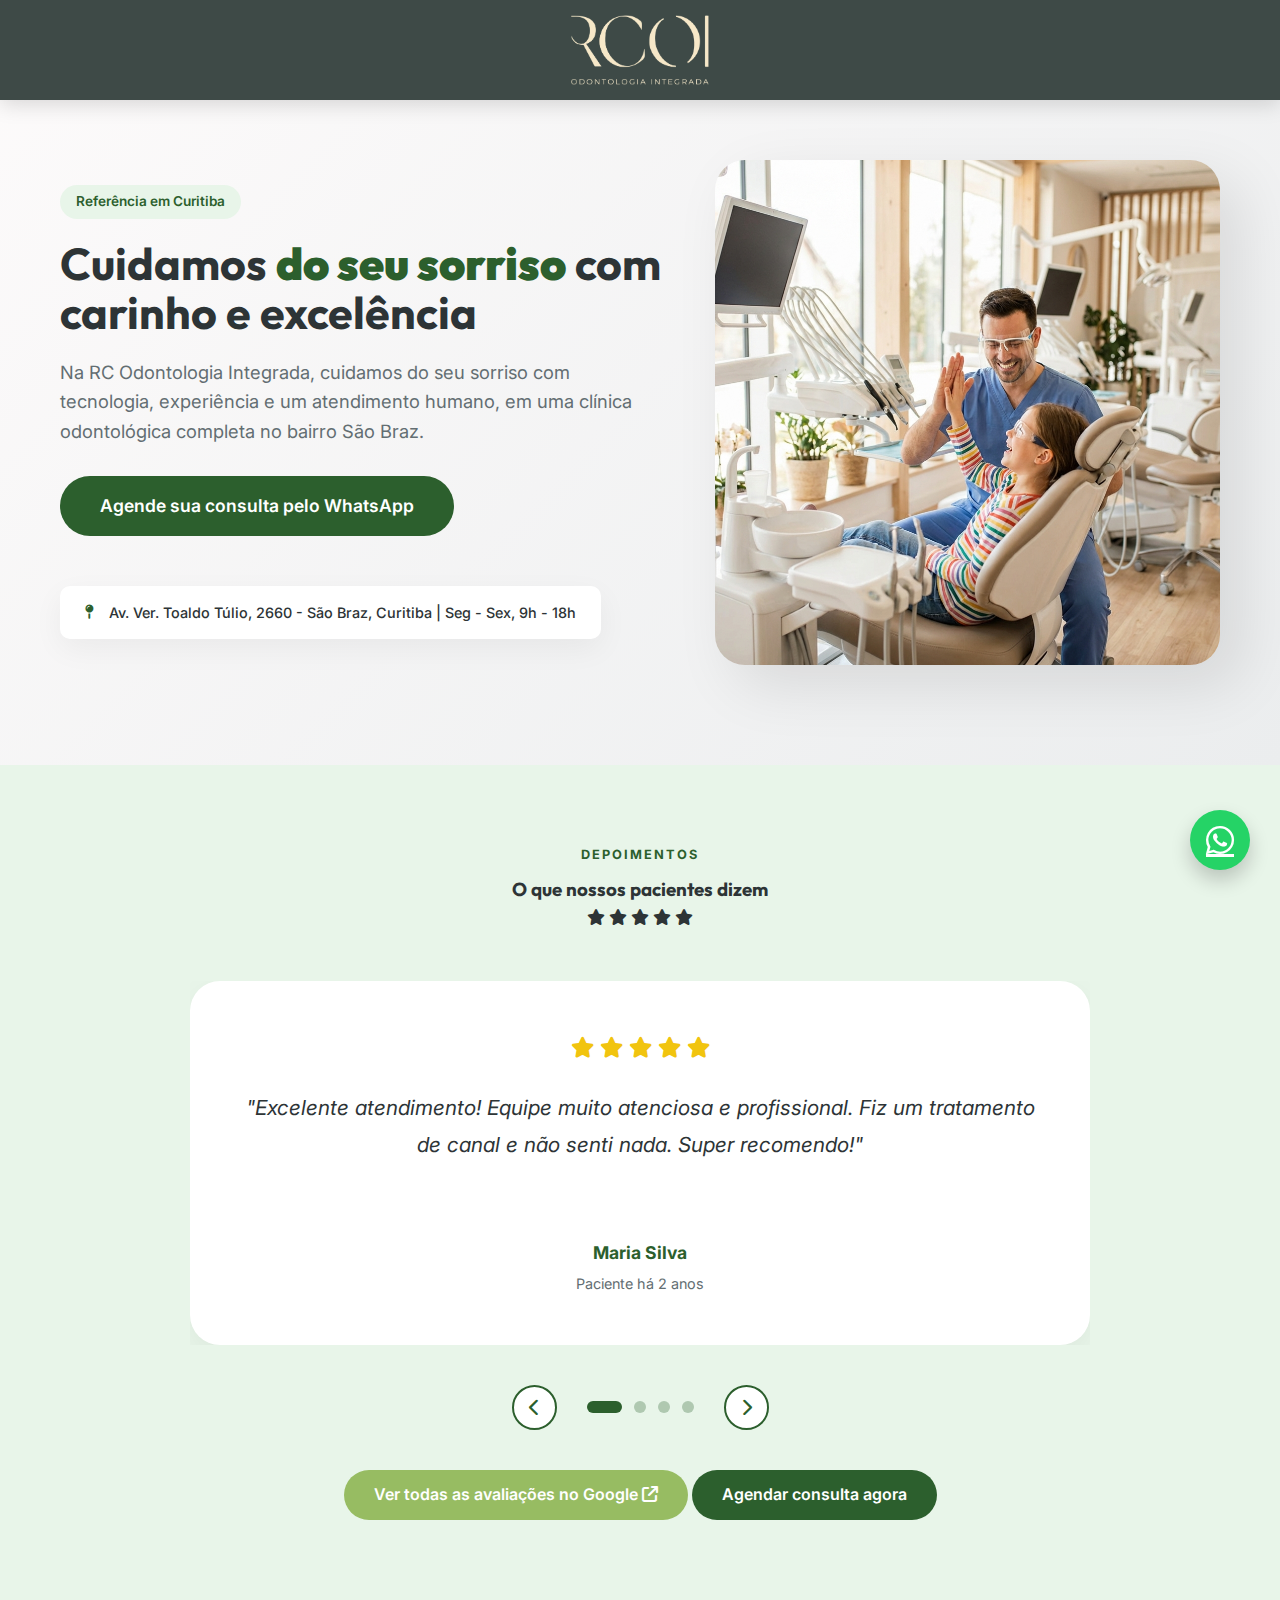
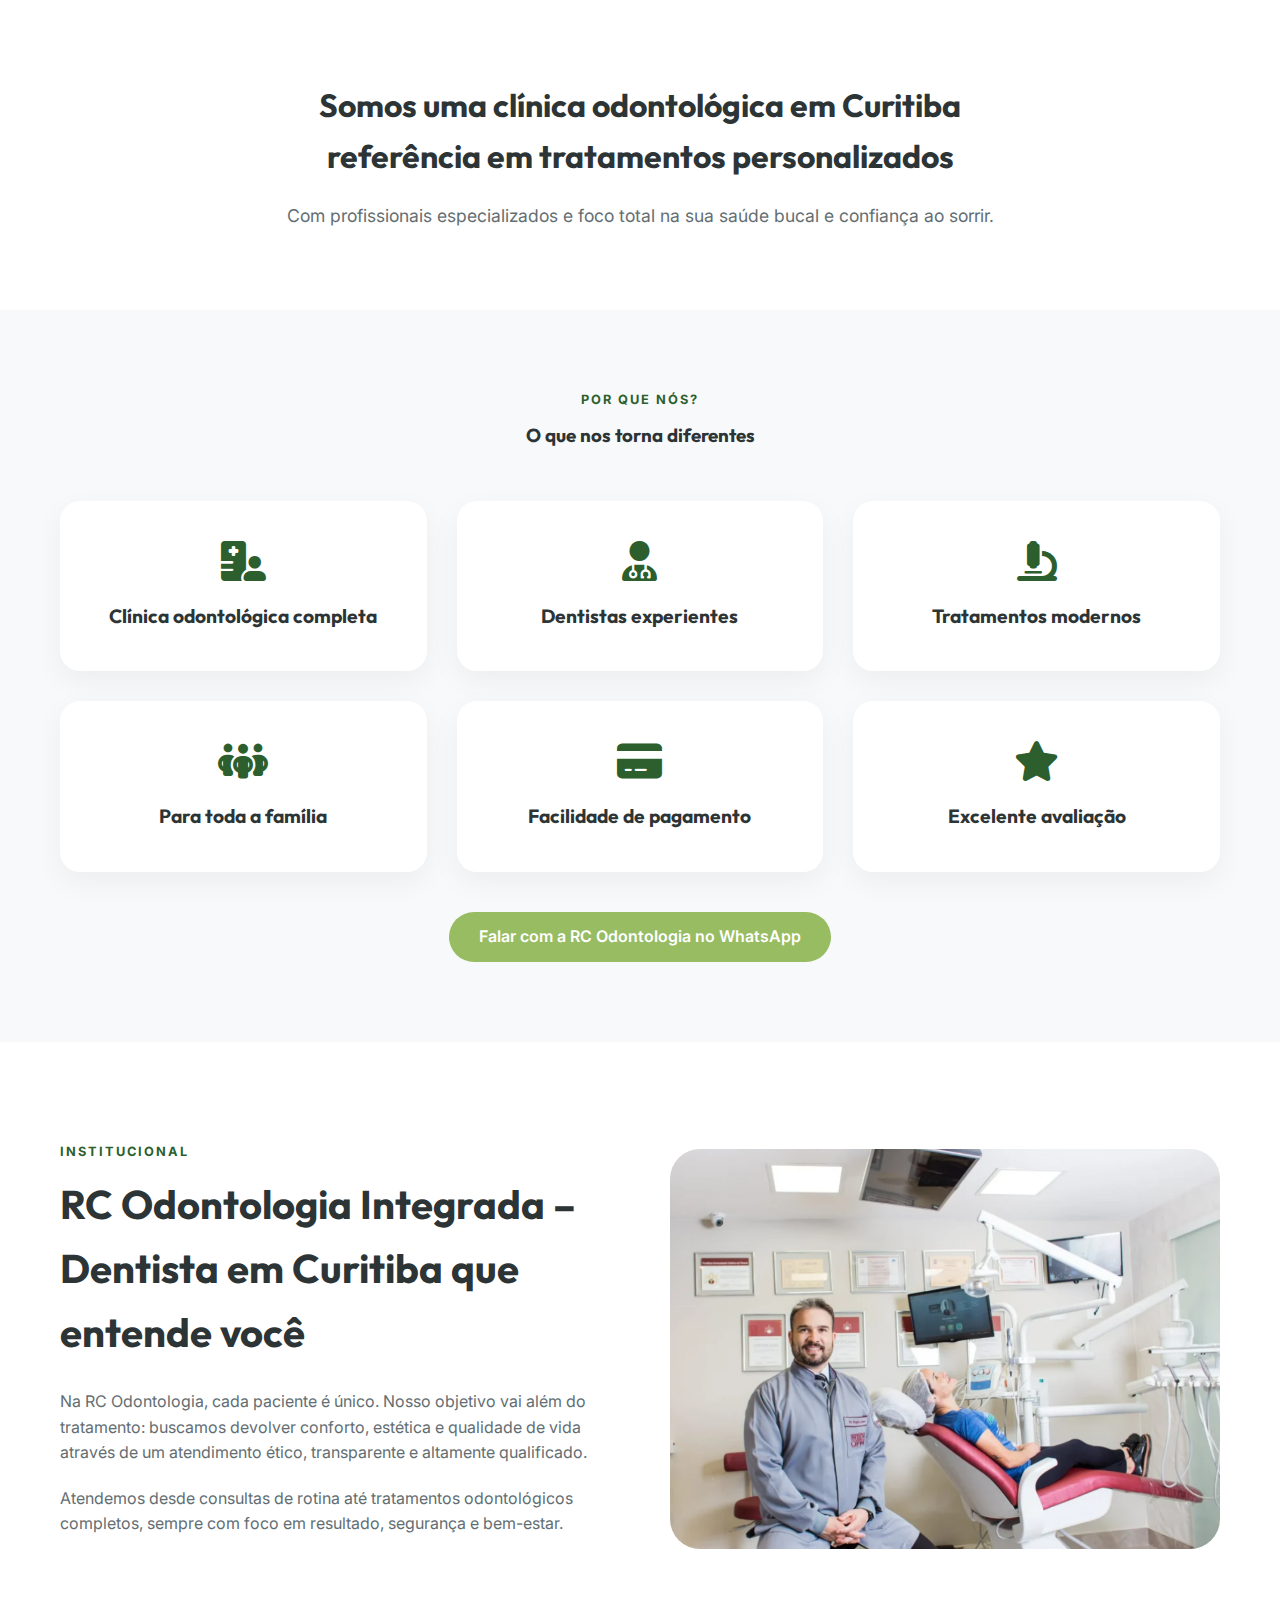
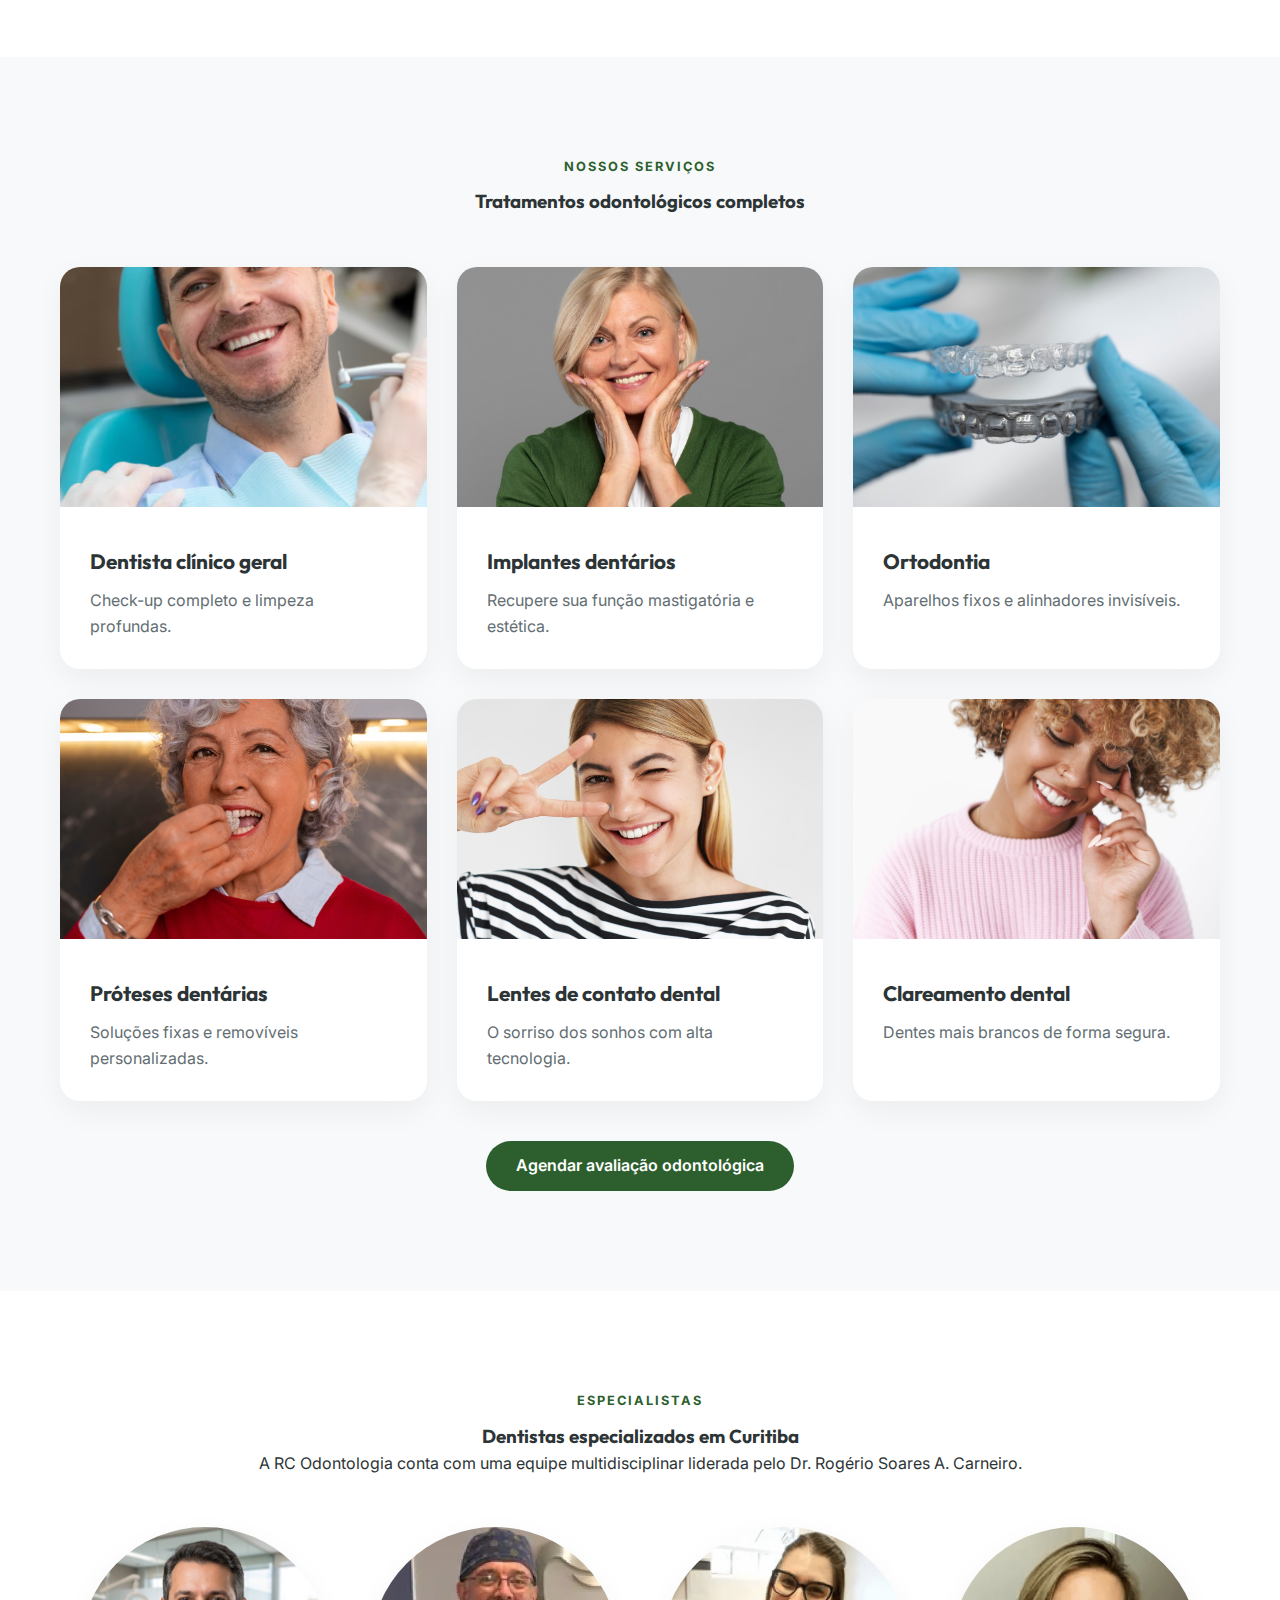
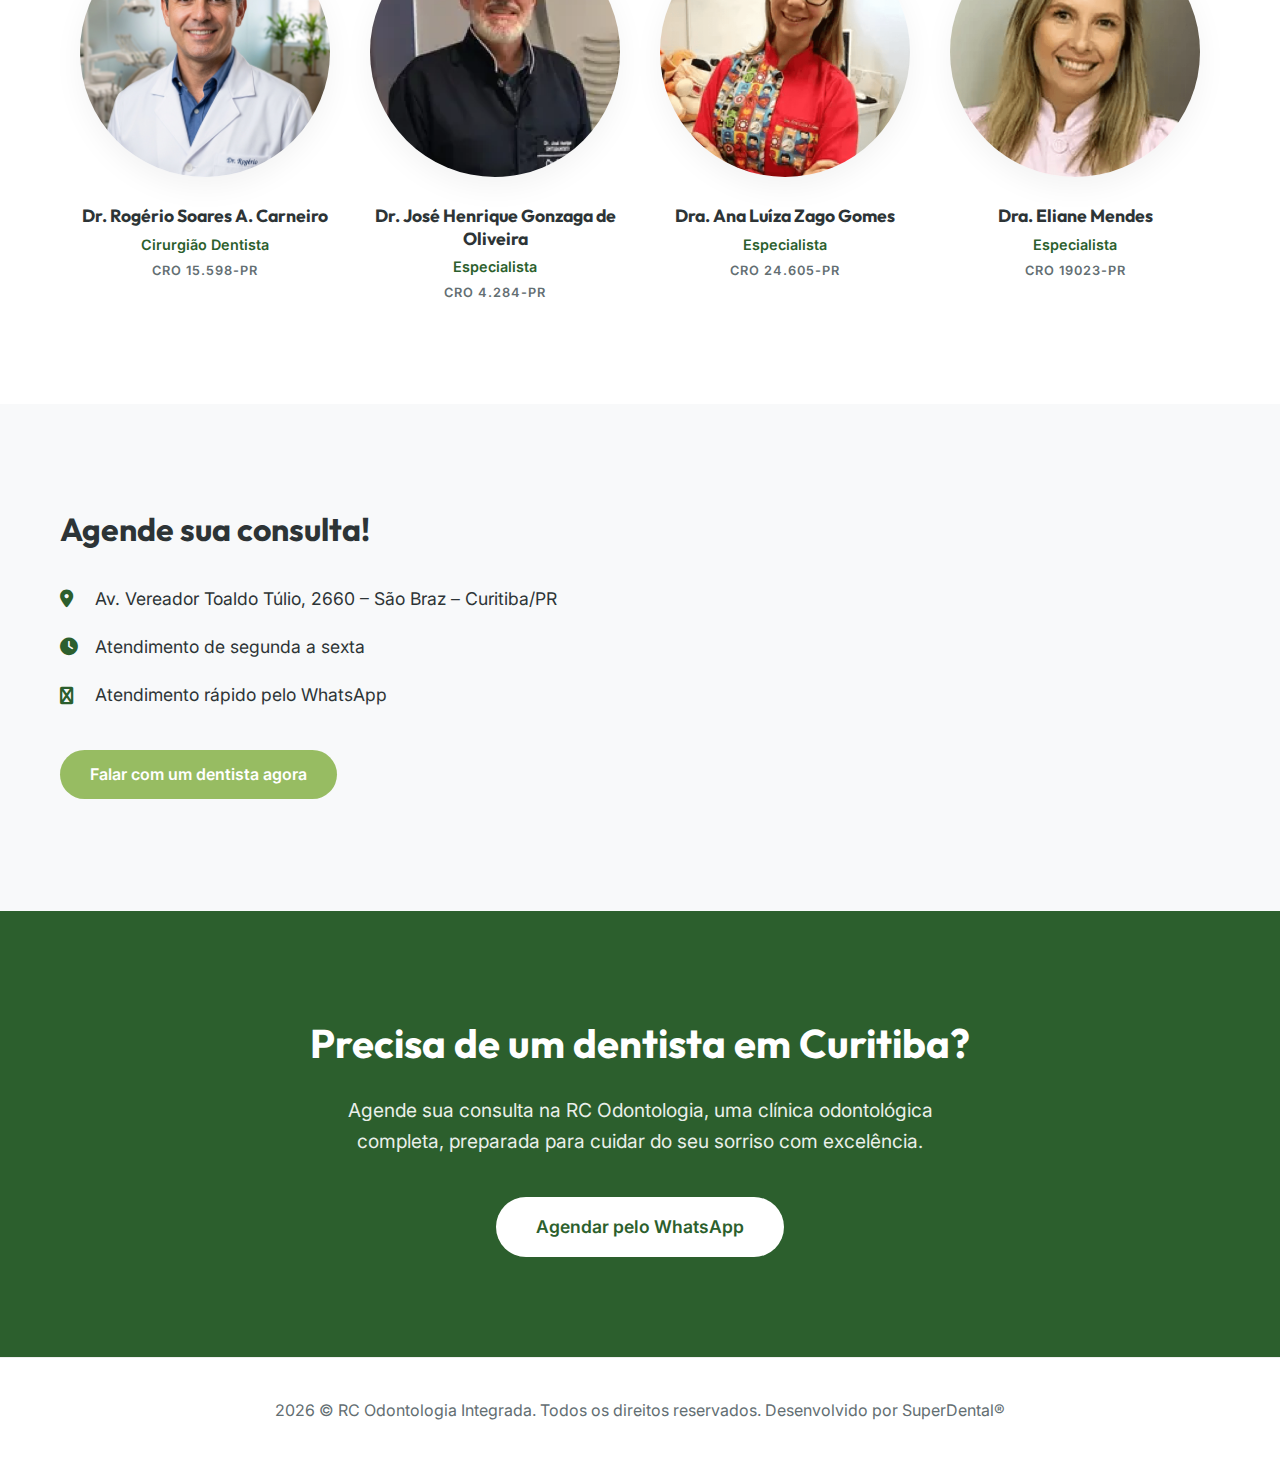
<file: index.html>
<!DOCTYPE html>
<html lang="pt-BR">

<head>
    <meta charset="UTF-8">
    <meta name="viewport" content="width=device-width, initial-scale=1.0">
    <title>RC Odontologia | Dentista em Curitiba - São Braz</title>
    <meta name="description"
        content="Clínica odontológica completa no São Braz, Curitiba. Implantes, ortodontia, estética e urgência com atendimento humano e tecnologia.">

    <!-- Google Fonts -->
    <link rel="preconnect" href="https://fonts.googleapis.com">
    <link rel="preconnect" href="https://fonts.gstatic.com" crossorigin>
    <link
        href="https://fonts.googleapis.com/css2?family=Inter:wght@300;400;500;600;700&family=Outfit:wght@300;400;500;600;700&display=swap"
        rel="stylesheet">

    <!-- Icons -->
    <link rel="stylesheet" href="https://cdnjs.cloudflare.com/ajax/libs/font-awesome/6.4.0/css/all.min.css">

    <link rel="stylesheet" href="style.css">
</head>

<body>
    <header id="header">
        <nav class="container header-nav">
            <div class="logo-centered">
                <img src="images/logo.png" alt="RC Odontologia" class="main-logo">
            </div>
        </nav>
    </header>

    <main>
        <!-- HERO SECTION -->
        <section id="inicio" class="hero">
            <div class="container hero-grid">
                <div class="hero-content">
                    <div class="badge">Referência em Curitiba</div>
                    <h1>Cuidamos <strong>do seu sorriso</strong> com carinho e excelência</h1>
                    <p class="hero-description">
                        Na RC Odontologia Integrada, cuidamos do seu sorriso com tecnologia, experiência e um
                        atendimento humano, em uma clínica odontológica completa no bairro São Braz.
                    </p>


                    <div class="hero-actions">
                        <a href="https://api.whatsapp.com/send?phone=5541998069893&text=Olá, vim do google e quero mais informações!"
                            class="btn btn-primary btn-lg pulse">
                            Agende sua consulta pelo WhatsApp
                        </a>
                    </div>

                    <div class="location-banner">
                        <i class="fa-solid fa-map-pin"></i>
                        Av. Ver. Toaldo Túlio, 2660 - São Braz, Curitiba | Seg - Sex, 9h - 18h
                    </div>
                </div>
                <div class="hero-image">
                    <div class="image-wrapper">
                        <img src="images/hero-dentist.png" alt="Dentista RC Odontologia" id="hero-img">
                    </div>
                </div>
            </div>
        </section>

        <!-- PROVA SOCIAL -->
        <section class="feedback">
            <div class="container">
                <div class="section-header text-center">
                    <span class="subtitle">Depoimentos</span>
                    <h3>O que nossos pacientes dizem</h3>
                    <div class="stars">
                        <i class="fa-solid fa-star"></i>
                        <i class="fa-solid fa-star"></i>
                        <i class="fa-solid fa-star"></i>
                        <i class="fa-solid fa-star"></i>
                        <i class="fa-solid fa-star"></i>
                    </div>
                </div>

                <div class="testimonials-carousel">
                    <div class="testimonial-track">
                        <div class="testimonial-card active">
                            <div class="testimonial-stars">
                                <i class="fa-solid fa-star"></i>
                                <i class="fa-solid fa-star"></i>
                                <i class="fa-solid fa-star"></i>
                                <i class="fa-solid fa-star"></i>
                                <i class="fa-solid fa-star"></i>
                            </div>
                            <p class="testimonial-text">"Excelente atendimento! Equipe muito atenciosa e profissional.
                                Fiz um tratamento de canal e não senti nada. Super recomendo!"</p>
                            <div class="testimonial-author">
                                <strong>Maria Silva</strong>
                                <span>Paciente há 2 anos</span>
                            </div>
                        </div>

                        <div class="testimonial-card">
                            <div class="testimonial-stars">
                                <i class="fa-solid fa-star"></i>
                                <i class="fa-solid fa-star"></i>
                                <i class="fa-solid fa-star"></i>
                                <i class="fa-solid fa-star"></i>
                                <i class="fa-solid fa-star"></i>
                            </div>
                            <p class="testimonial-text">"Clínica moderna e limpa. Dr. Rogério é muito competente e
                                explica tudo com clareza. Meu sorriso ficou lindo com as lentes de contato!"</p>
                            <div class="testimonial-author">
                                <strong>João Santos</strong>
                                <span>Paciente há 1 ano</span>
                            </div>
                        </div>

                        <div class="testimonial-card">
                            <div class="testimonial-stars">
                                <i class="fa-solid fa-star"></i>
                                <i class="fa-solid fa-star"></i>
                                <i class="fa-solid fa-star"></i>
                                <i class="fa-solid fa-star"></i>
                                <i class="fa-solid fa-star"></i>
                            </div>
                            <p class="testimonial-text">"Melhor clínica odontológica de Curitiba! Atendimento
                                humanizado, preços justos e resultados incríveis. Toda minha família se trata aqui."</p>
                            <div class="testimonial-author">
                                <strong>Ana Paula</strong>
                                <span>Paciente há 3 anos</span>
                            </div>
                        </div>

                        <div class="testimonial-card">
                            <div class="testimonial-stars">
                                <i class="fa-solid fa-star"></i>
                                <i class="fa-solid fa-star"></i>
                                <i class="fa-solid fa-star"></i>
                                <i class="fa-solid fa-star"></i>
                                <i class="fa-solid fa-star"></i>
                            </div>
                            <p class="testimonial-text">"Profissionais extremamente qualificados. Fiz implante dentário
                                e o resultado superou minhas expectativas. Recomendo de olhos fechados!"</p>
                            <div class="testimonial-author">
                                <strong>Carlos Eduardo</strong>
                                <span>Paciente há 6 meses</span>
                            </div>
                        </div>
                    </div>

                    <div class="carousel-controls">
                        <button class="carousel-btn prev" onclick="moveCarousel(-1)">
                            <i class="fa-solid fa-chevron-left"></i>
                        </button>
                        <div class="carousel-dots">
                            <span class="dot active" onclick="currentSlide(0)"></span>
                            <span class="dot" onclick="currentSlide(1)"></span>
                            <span class="dot" onclick="currentSlide(2)"></span>
                            <span class="dot" onclick="currentSlide(3)"></span>
                        </div>
                        <button class="carousel-btn next" onclick="moveCarousel(1)">
                            <i class="fa-solid fa-chevron-right"></i>
                        </button>
                    </div>
                </div>

                <div class="text-center mt-40">
                    <a href="https://www.google.com/search?q=rc+odontologia+integrada+s%C3%A3o+bras&sca_esv=77cf4491859813e6&rlz=1C1UEAD_enBR1086BR1086&sxsrf=ANbL-n5fpJ3wsvWbi2Ov_ASzU4O0y_nppw%3A1768483601410&ei=EetoaavmGM675OUPpdC_4AU&ved=0ahUKEwjrsunm0o2SAxXOHbkGHSXoD1wQ4dUDCBE&uact=5&oq=rc+odontologia+integrada+s%C3%A3o+bras&gs_lp=[base64]&sclient=gws-wiz-serp#lrd=0x94dce1c3ec53d02f:0xc545acd00e31deaf,1,,,,"
                        target="_blank" class="btn btn-secondary">
                        Ver todas as avaliações no Google <i class="fa-solid fa-arrow-up-right-from-square"></i>
                    </a>
                    <a href="https://api.whatsapp.com/send?phone=5541998069893&text=Olá, vim do google e quero mais informações!"
                        class="btn btn-primary">
                        Agendar consulta agora
                    </a>
                </div>
            </div>
        </section>

        <!-- SUBHEADLINE / VALOR -->
        <section class="subheadline">
            <div class="container text-center">
                <h2>Somos uma clínica odontológica em Curitiba referência em tratamentos personalizados</h2>
                <p>Com profissionais especializados e foco total na sua saúde bucal e confiança ao sorrir.</p>
            </div>
        </section>


        <!-- DIFERENCIAIS -->
        <section id="diferenciais" class="diferenciais">
            <div class="container">
                <div class="section-header text-center">
                    <span class="subtitle">Por que nós?</span>
                    <h3>O que nos torna diferentes</h3>
                </div>
                <div class="diferenciais-grid">
                    <div class="diferencial-card">
                        <i class="fa-solid fa-hospital-user"></i>
                        <h4>Clínica odontológica completa</h4>
                    </div>
                    <div class="diferencial-card">
                        <i class="fa-solid fa-user-doctor"></i>
                        <h4>Dentistas experientes</h4>
                    </div>
                    <div class="diferencial-card">
                        <i class="fa-solid fa-microscope"></i>
                        <h4>Tratamentos modernos</h4>
                    </div>
                    <div class="diferencial-card">
                        <i class="fa-solid fa-people-group"></i>
                        <h4>Para toda a família</h4>
                    </div>
                    <div class="diferencial-card">
                        <i class="fa-solid fa-credit-card"></i>
                        <h4>Facilidade de pagamento</h4>
                    </div>
                    <div class="diferencial-card">
                        <i class="fa-solid fa-star"></i>
                        <h4>Excelente avaliação</h4>
                    </div>
                </div>
                <div class="text-center mt-40">
                    <a href="https://api.whatsapp.com/send?phone=5541998069893&text=Olá, vim do google e quero mais informações!"
                        class="btn btn-secondary">
                        Falar com a RC Odontologia no WhatsApp
                    </a>
                </div>
            </div>
        </section>

        <!-- INSTITUCIONAL -->
        <section id="sobre" class="institucional">
            <div class="container institucional-grid">
                <div class="institucional-content">
                    <span class="subtitle">Institucional</span>
                    <h3>RC Odontologia Integrada – Dentista em Curitiba que entende você</h3>
                    <p>Na RC Odontologia, cada paciente é único. Nosso objetivo vai além do tratamento: buscamos
                        devolver conforto, estética e qualidade de vida através de um atendimento ético, transparente e
                        altamente qualificado.</p>
                    <p>Atendemos desde consultas de rotina até tratamentos odontológicos completos, sempre com foco em
                        resultado, segurança e bem-estar.</p>
                </div>
                <div class="institucional-visual">
                </div>
            </div>
        </section>

        <!-- TRATAMENTOS -->
        <section id="tratamentos" class="tratamentos bg-light">
            <div class="container">
                <div class="section-header text-center">
                    <span class="subtitle">Nossos Serviços</span>
                    <h3>Tratamentos odontológicos completos</h3>
                </div>
                <div class="tratamentos-grid">
                    <div class="tratamento-card">
                        <img src="images/clinico-geral.png" alt="Clinico Geral">
                        <div class="card-content">
                            <h4>Dentista clínico geral</h4>
                            <p>Check-up completo e limpeza profundas.</p>
                        </div>
                    </div>
                    <div class="tratamento-card">
                        <img src="images/implantes.png" alt="Implantes">
                        <div class="card-content">
                            <h4>Implantes dentários</h4>
                            <p>Recupere sua função mastigatória e estética.</p>
                        </div>
                    </div>
                    <div class="tratamento-card">
                        <img src="images/ortodontia.png" alt="Ortodontia">
                        <div class="card-content">
                            <h4>Ortodontia</h4>
                            <p>Aparelhos fixos e alinhadores invisíveis.</p>
                        </div>
                    </div>
                    <div class="tratamento-card">
                        <img src="images/lentes.png" alt="Próteses">
                        <div class="card-content">
                            <h4>Próteses dentárias</h4>
                            <p>Soluções fixas e removíveis personalizadas.</p>
                        </div>
                    </div>
                    <div class="tratamento-card">
                        <img src="images/proteses.png" alt="Lentes">
                        <div class="card-content">
                            <h4>Lentes de contato dental</h4>
                            <p>O sorriso dos sonhos com alta tecnologia.</p>
                        </div>
                    </div>
                    <div class="tratamento-card">
                        <img src="images/clareamento.png" alt="Clareamento">
                        <div class="card-content">
                            <h4>Clareamento dental</h4>
                            <p>Dentes mais brancos de forma segura.</p>
                        </div>
                    </div>
                </div>
                <div class="text-center mt-40">
                    <a href="https://api.whatsapp.com/send?phone=5541998069893&text=Olá, vim do google e quero mais informações!"
                        class="btn btn-primary">Agendar avaliação odontológica</a>
                </div>
            </div>
        </section>

        <!-- EQUIPE -->
        <section id="equipe" class="equipe">
            <div class="container">
                <div class="section-header text-center">
                    <span class="subtitle">Especialistas</span>
                    <h3>Dentistas especializados em Curitiba</h3>
                    <p>A RC Odontologia conta com uma equipe multidisciplinar liderada pelo Dr. Rogério Soares A.
                        Carneiro.</p>
                </div>
                <div class="equipe-grid">
                    <div class="membro-card">
                        <img src="images/dr-rogerio.png" alt="Dr. Rogério Soares A. Carneiro">
                        <h4>Dr. Rogério Soares A. Carneiro</h4>
                        <span>Cirurgião Dentista</span>
                        <p class="cro">CRO 15.598-PR</p>
                    </div>
                    <div class="membro-card">
                        <img src="images/dr-jose.png" alt="Dr. José Henrique Gonzaga de Oliveira">
                        <h4>Dr. José Henrique Gonzaga de Oliveira</h4>
                        <span>Especialista</span>
                        <p class="cro">CRO 4.284-PR</p>
                    </div>
                    <div class="membro-card">
                        <img src="images/dra-ana.png" alt="Dra. Ana Luíza Zago Gomes">
                        <h4>Dra. Ana Luíza Zago Gomes</h4>
                        <span>Especialista</span>
                        <p class="cro">CRO 24.605-PR</p>
                    </div>
                    <div class="membro-card">
                        <img src="images/dra-eliane.png" alt="Dra. Eliane Mendes">
                        <h4>Dra. Eliane Mendes</h4>
                        <span>Especialista</span>
                        <p class="cro">CRO 19023-PR</p>
                    </div>
                </div>
            </div>
        </section>


        <!-- LOCALIZACAO -->
        <section id="contato" class="localizacao bg-light">
            <div class="container localizacao-grid">
                <div class="info">
                    <h3>Agende sua consulta!</h3>
                    <ul>
                        <li><i class="fa-solid fa-location-dot"></i> Av. Vereador Toaldo Túlio, 2660 – São Braz –
                            Curitiba/PR</li>
                        <li><i class="fa-solid fa-clock"></i> Atendimento de segunda a sexta</li>
                        <li><i class="fa-solid fa-whatsapp"></i> Atendimento rápido pelo WhatsApp</li>
                    </ul>
                    <a href="https://api.whatsapp.com/send?phone=5541998069893&text=Olá, vim do google e quero mais informações!"
                        class="btn btn-secondary">Falar com um dentista agora</a>
                </div>
                <div class="mapa">
                    <!-- Embedded Google Map placeholder -->
                    <div class="map-placeholder">
                        <iframe
                            src="https://www.google.com/maps/embed?pb=!1m18!1m12!1m3!1d3603.55169970868!2d-49.349940!3d-25.421500!2m3!1f0!2f0!3f0!3m2!1i1024!2i768!4f13.1!3m3!1m2!1s0x94dce2452c2e0000%3A0x0!2zMjXCsDI1JzE3LjQiUyA0OcKwMjAnNTkuOCJX!5e0!3m2!1spt-BR!2sbr!4v1620000000000!5m2!1spt-BR!2sbr"
                            width="100%" height="300" style="border:0;" allowfullscreen="" loading="lazy"></iframe>
                    </div>
                </div>
            </div>
        </section>

        <!-- CTA FINAL -->
        <section class="cta-final text-center">
            <div class="container">
                <h3>Precisa de um dentista em Curitiba?</h3>
                <p>Agende sua consulta na RC Odontologia, uma clínica odontológica completa, preparada para cuidar do
                    seu sorriso com excelência.</p>
                <a href="https://api.whatsapp.com/send?phone=5541998069893&text=Olá, vim do google e quero mais informações!"
                    class="btn btn-primary btn-lg">Agendar pelo WhatsApp</a>
            </div>
        </section>
    </main>

    <footer class="text-center">
        <div class="container">
            <p>2026 &copy; RC Odontologia Integrada. Todos os direitos reservados. Desenvolvido por SuperDental&reg;</p>
        </div>
    </footer>

    <a href="https://api.whatsapp.com/send?phone=5541998069893&text=Olá, vim do google e quero mais informações!"
        class="whatsapp-fixed" target="_blank">
        <i class="fa-brands fa-whatsapp"></i>
    </a>

    <script src="script.js"></script>
</body>

</html>
</file>
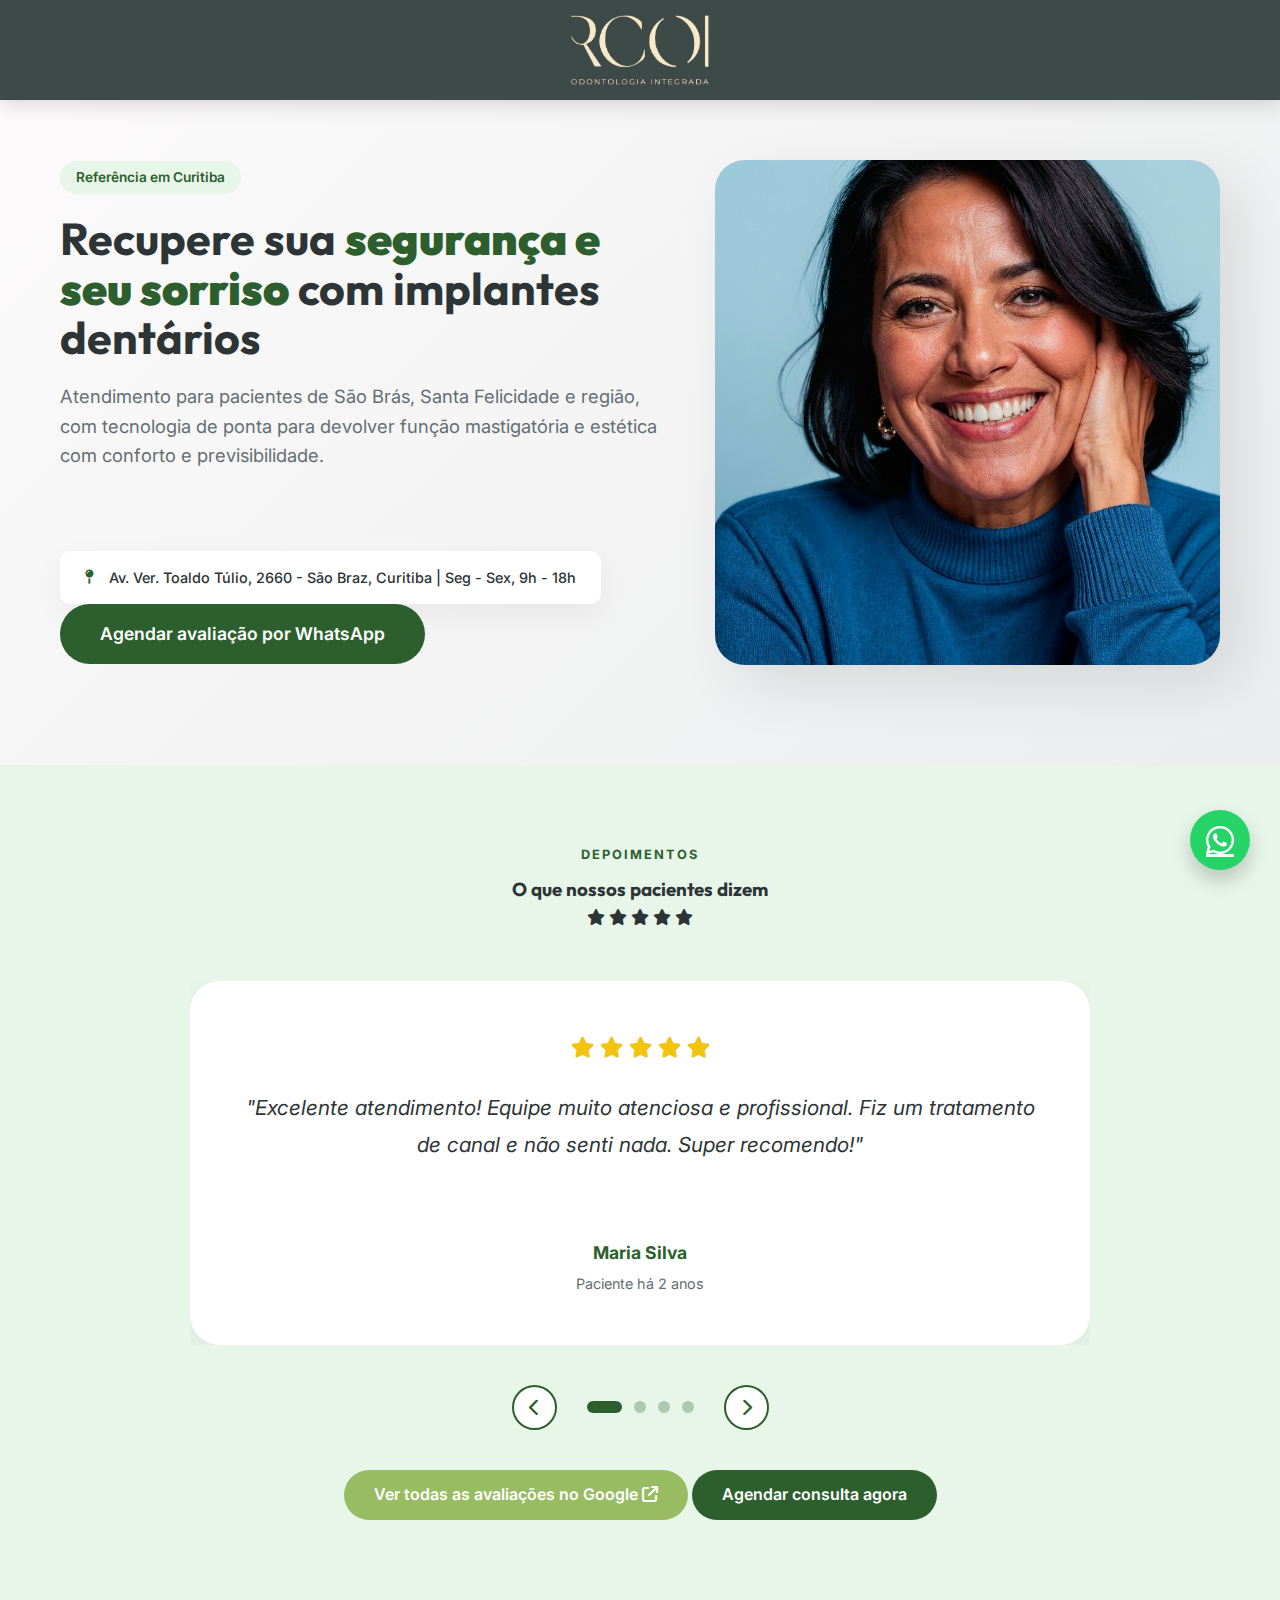
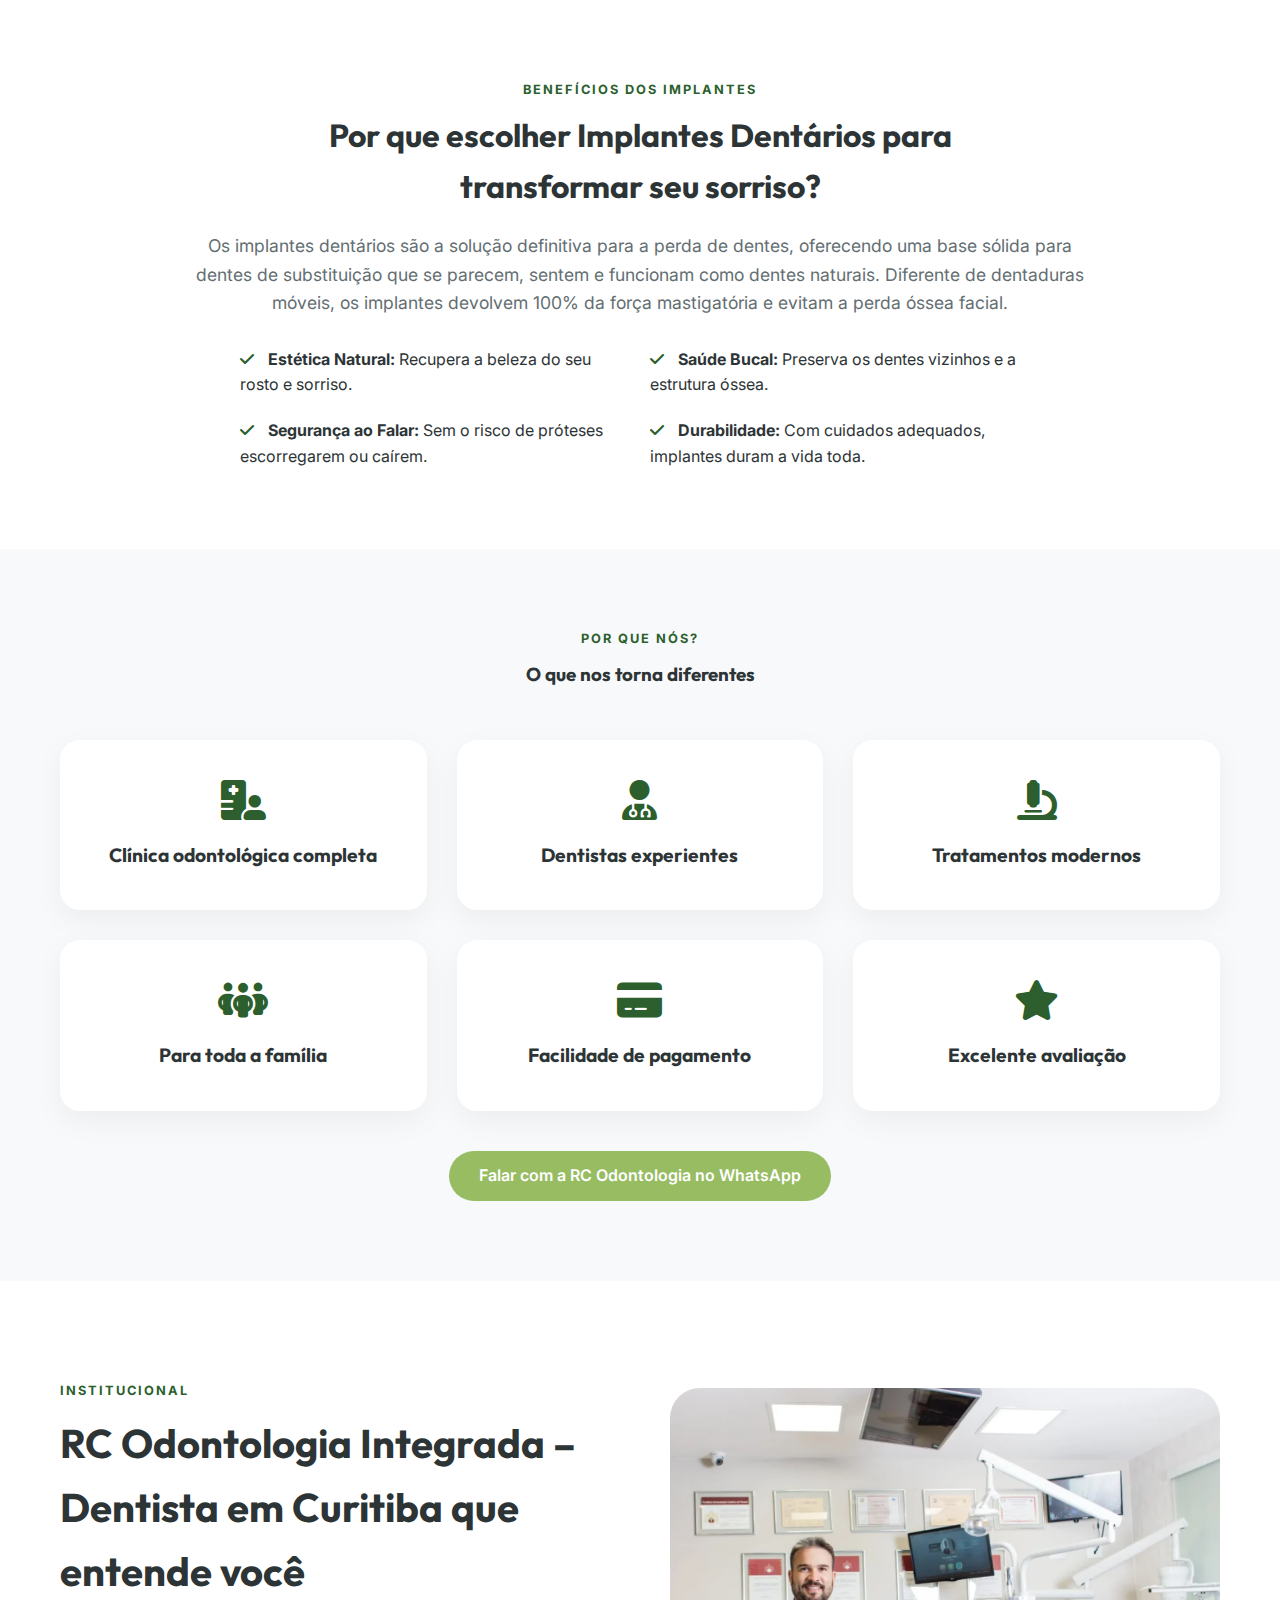
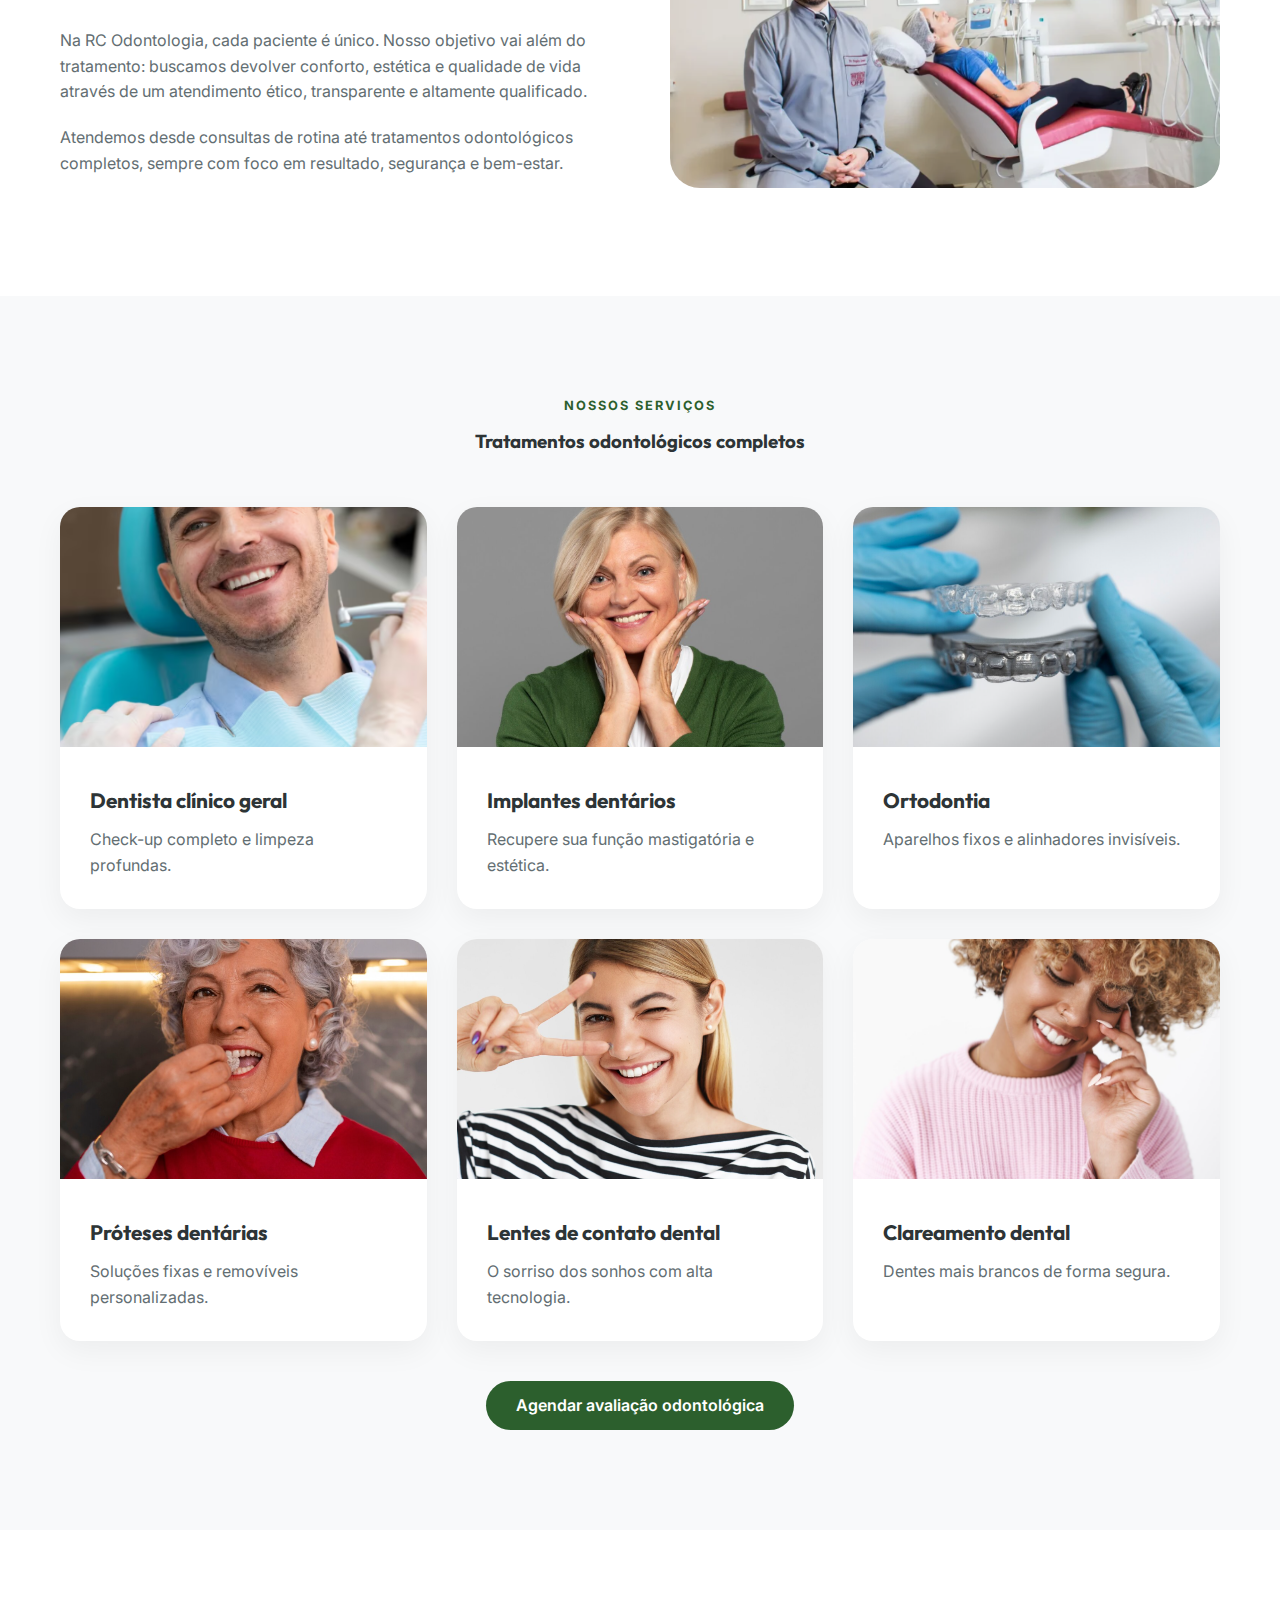
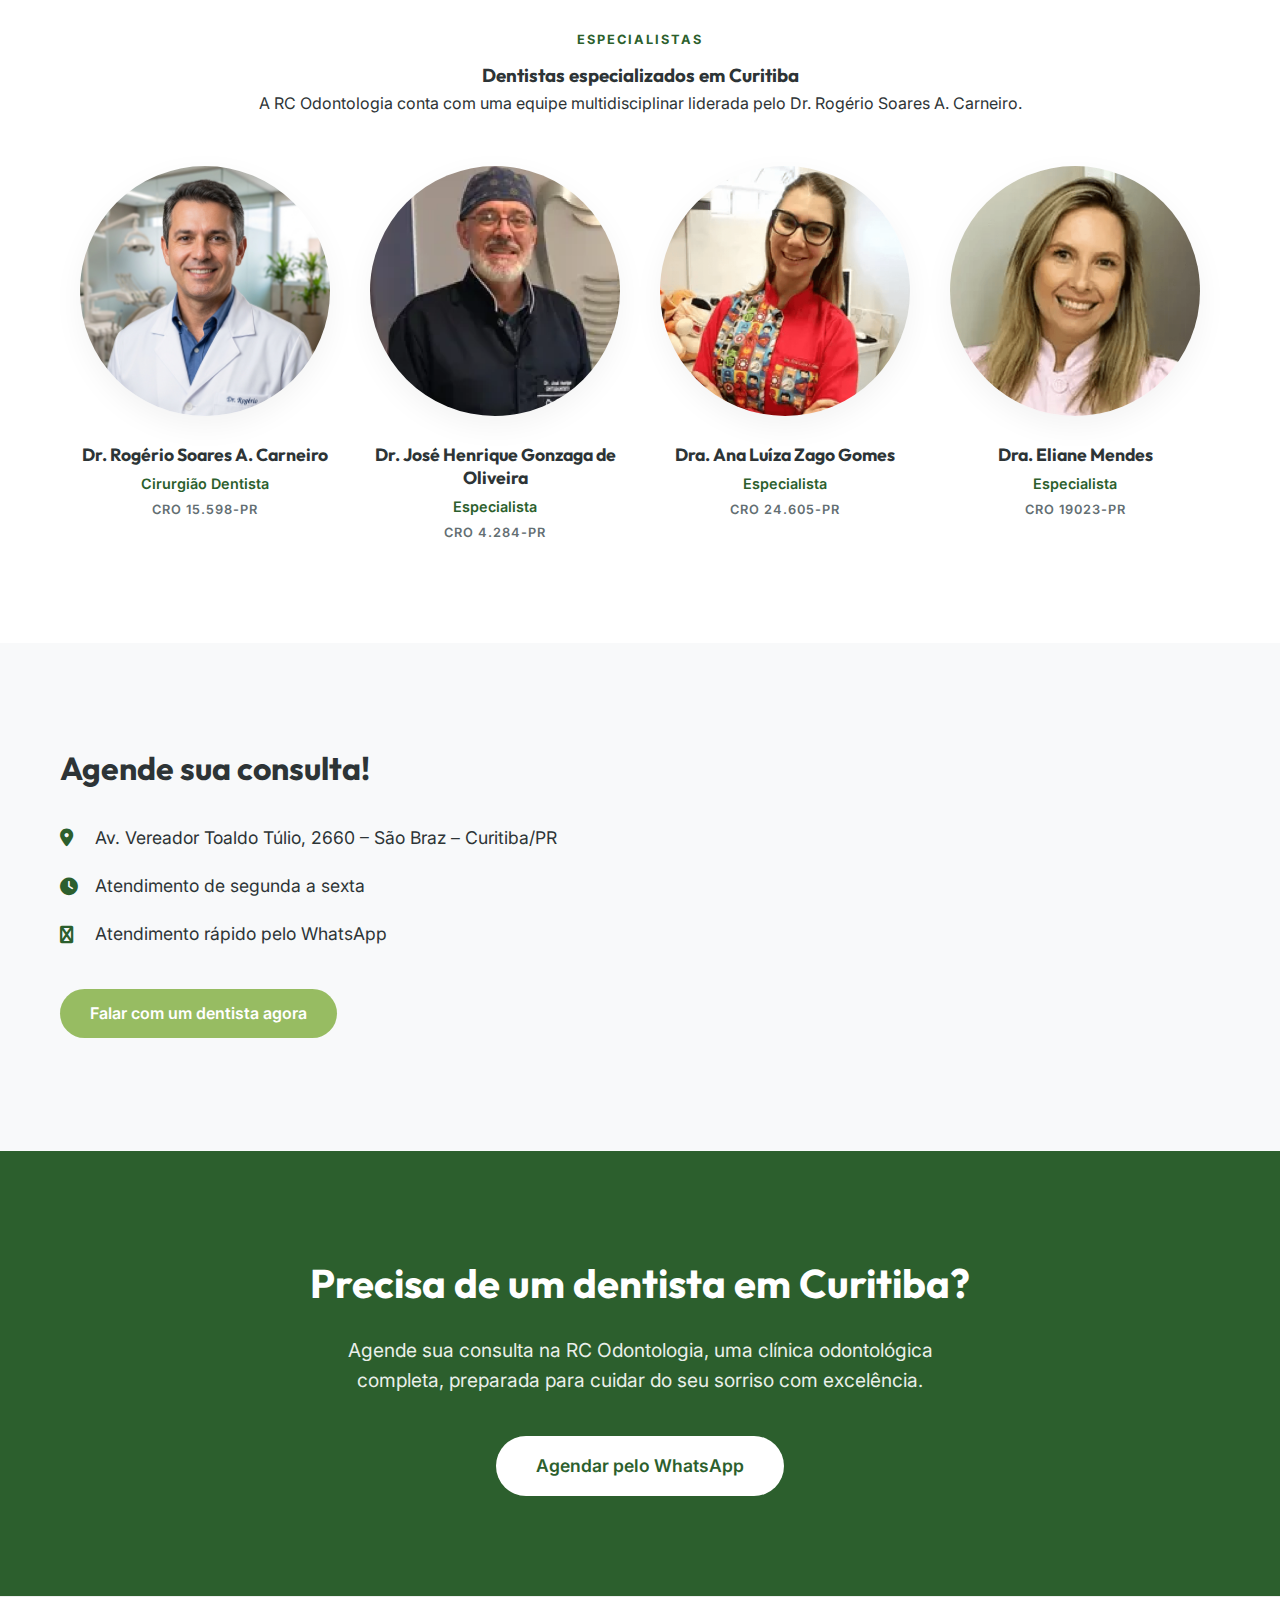
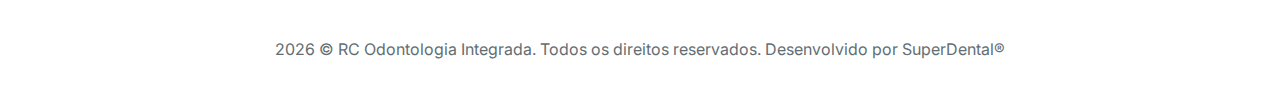
<file: implantes-dentarios.html>
<!DOCTYPE html>
<html lang="pt-BR">

<head>
    <meta charset="UTF-8">
    <meta name="viewport" content="width=device-width, initial-scale=1.0">
    <title>Implantes Dentários | RC Odontologia Curitiba</title>
    <meta name="description"
        content="Especialistas em implantes dentários em Curitiba. Recupere seu sorriso e função mastigatória com tecnologia e conforto na RC Odontologia.">

    <!-- Google Fonts -->
    <link rel="preconnect" href="https://fonts.googleapis.com">
    <link rel="preconnect" href="https://fonts.gstatic.com" crossorigin>
    <link
        href="https://fonts.googleapis.com/css2?family=Inter:wght@300;400;500;600;700&family=Outfit:wght@300;400;500;600;700&display=swap"
        rel="stylesheet">

    <!-- Icons -->
    <link rel="stylesheet" href="https://cdnjs.cloudflare.com/ajax/libs/font-awesome/6.4.0/css/all.min.css">

    <link rel="stylesheet" href="style.css">
</head>

<body>
    <header id="header">
        <nav class="container header-nav">
            <div class="logo-centered">
                <img src="images/logo.png" alt="RC Odontologia" class="main-logo">
            </div>
        </nav>
    </header>

    <main>
        <!-- HERO SECTION -->
        <section id="inicio" class="hero">
            <div class="container hero-grid">
                <div class="hero-content">
                    <div class="badge">Referência em Curitiba</div>
                    <h1>Recupere sua <strong>segurança e seu sorriso</strong> com implantes dentários</h1>
                    <p class="hero-description">
                        Atendimento para pacientes de São Brás, Santa Felicidade e região, com tecnologia de ponta para
                        devolver função mastigatória e estética com conforto e previsibilidade.
                    </p>


                    <div class="location-banner">
                        <i class="fa-solid fa-map-pin"></i>
                        Av. Ver. Toaldo Túlio, 2660 - São Braz, Curitiba | Seg - Sex, 9h - 18h
                    </div>

                    <div class="hero-actions">
                        <a href="https://api.whatsapp.com/send?phone=5541998069893&text=Olá, quero agendar uma avaliação para Implantes Dentários!"
                            class="btn btn-primary btn-lg pulse">
                            Agendar avaliação por WhatsApp
                        </a>
                    </div>
                </div>
                <div class="hero-image">
                    <div class="image-wrapper">
                        <img src="images/hero-paciente-azul.png"
                            alt="Paciente sorrindo - Implantes Dentários RC Odontologia" id="hero-img">
                    </div>
                </div>
            </div>
        </section>

        <!-- PROVA SOCIAL -->
        <section class="feedback">
            <div class="container">
                <div class="section-header text-center">
                    <span class="subtitle">Depoimentos</span>
                    <h3>O que nossos pacientes dizem</h3>
                    <div class="stars">
                        <i class="fa-solid fa-star"></i>
                        <i class="fa-solid fa-star"></i>
                        <i class="fa-solid fa-star"></i>
                        <i class="fa-solid fa-star"></i>
                        <i class="fa-solid fa-star"></i>
                    </div>
                </div>

                <div class="testimonials-carousel">
                    <div class="testimonial-track">
                        <div class="testimonial-card active">
                            <div class="testimonial-stars">
                                <i class="fa-solid fa-star"></i>
                                <i class="fa-solid fa-star"></i>
                                <i class="fa-solid fa-star"></i>
                                <i class="fa-solid fa-star"></i>
                                <i class="fa-solid fa-star"></i>
                            </div>
                            <p class="testimonial-text">"Excelente atendimento! Equipe muito atenciosa e profissional.
                                Fiz um tratamento de canal e não senti nada. Super recomendo!"</p>
                            <div class="testimonial-author">
                                <strong>Maria Silva</strong>
                                <span>Paciente há 2 anos</span>
                            </div>
                        </div>

                        <div class="testimonial-card">
                            <div class="testimonial-stars">
                                <i class="fa-solid fa-star"></i>
                                <i class="fa-solid fa-star"></i>
                                <i class="fa-solid fa-star"></i>
                                <i class="fa-solid fa-star"></i>
                                <i class="fa-solid fa-star"></i>
                            </div>
                            <p class="testimonial-text">"Clínica moderna e limpa. Dr. Rogério é muito competente e
                                explica tudo com clareza. Meu sorriso ficou lindo com as lentes de contato!"</p>
                            <div class="testimonial-author">
                                <strong>João Santos</strong>
                                <span>Paciente há 1 ano</span>
                            </div>
                        </div>

                        <div class="testimonial-card">
                            <div class="testimonial-stars">
                                <i class="fa-solid fa-star"></i>
                                <i class="fa-solid fa-star"></i>
                                <i class="fa-solid fa-star"></i>
                                <i class="fa-solid fa-star"></i>
                                <i class="fa-solid fa-star"></i>
                            </div>
                            <p class="testimonial-text">"Melhor clínica odontológica de Curitiba! Atendimento
                                humanizado, preços justos e resultados incríveis. Toda minha família se trata aqui."</p>
                            <div class="testimonial-author">
                                <strong>Ana Paula</strong>
                                <span>Paciente há 3 anos</span>
                            </div>
                        </div>

                        <div class="testimonial-card">
                            <div class="testimonial-stars">
                                <i class="fa-solid fa-star"></i>
                                <i class="fa-solid fa-star"></i>
                                <i class="fa-solid fa-star"></i>
                                <i class="fa-solid fa-star"></i>
                                <i class="fa-solid fa-star"></i>
                            </div>
                            <p class="testimonial-text">"Profissionais extremamente qualificados. Fiz implante dentário
                                e o resultado superou minhas expectativas. Recomendo de olhos fechados!"</p>
                            <div class="testimonial-author">
                                <strong>Carlos Eduardo</strong>
                                <span>Paciente há 6 meses</span>
                            </div>
                        </div>
                    </div>

                    <div class="carousel-controls">
                        <button class="carousel-btn prev" onclick="moveCarousel(-1)">
                            <i class="fa-solid fa-chevron-left"></i>
                        </button>
                        <div class="carousel-dots">
                            <span class="dot active" onclick="currentSlide(0)"></span>
                            <span class="dot" onclick="currentSlide(1)"></span>
                            <span class="dot" onclick="currentSlide(2)"></span>
                            <span class="dot" onclick="currentSlide(3)"></span>
                        </div>
                        <button class="carousel-btn next" onclick="moveCarousel(1)">
                            <i class="fa-solid fa-chevron-right"></i>
                        </button>
                    </div>
                </div>

                <div class="btn-group text-center mt-40">
                    <a href="https://www.google.com/search?q=rc+odontologia+integrada+s%C3%A3o+bras&sca_esv=77cf4491859813e6&rlz=1C1UEAD_enBR1086BR1086&sxsrf=ANbL-n5fpJ3wsvWbi2Ov_ASzU4O0y_nppw%3A1768483601410&ei=EetoaavmGM675OUPpdC_4AU&ved=0ahUKEwjrsunm0o2SAxXOHbkGHSXoD1wQ4dUDCBE&uact=5&oq=rc+odontologia+integrada+s%C3%A3o+bras&gs_lp=[base64]&sclient=gws-wiz-serp#lrd=0x94dce1c3ec53d02f:0xc545acd00e31deaf,1,,,,"
                        target="_blank" class="btn btn-secondary">
                        Ver todas as avaliações no Google <i class="fa-solid fa-arrow-up-right-from-square"></i>
                    </a>
                    <a href="https://api.whatsapp.com/send?phone=5541998069893&text=Olá, quero agendar uma avaliação para Implantes Dentários!"
                        class="btn btn-primary">
                        Agendar consulta agora
                    </a>
                </div>
            </div>
        </section>

        <!-- SUBHEADLINE / VALOR -->
        <section class="subheadline">
            <div class="container text-center">
                <span class="subtitle">Benefícios dos Implantes</span>
                <h2>Por que escolher Implantes Dentários para transformar seu sorriso?</h2>
                <p style="max-width: 900px; margin: 0 auto 30px;">
                    Os implantes dentários são a solução definitiva para a perda de dentes, oferecendo uma base sólida
                    para dentes de substituição que se parecem, sentem e funcionam como dentes naturais.
                    Diferente de dentaduras móveis, os implantes devolvem 100% da força mastigatória e evitam a perda
                    óssea facial.
                </p>
                <div class="benefits-text"
                    style="text-align: left; max-width: 800px; margin: 0 auto; display: grid; grid-template-columns: 1fr 1fr; gap: 20px;">
                    <div class="benefit-item">
                        <i class="fa-solid fa-check" style="color: var(--primary); margin-right: 10px;"></i>
                        <strong>Estética Natural:</strong> Recupera a beleza do seu rosto e sorriso.
                    </div>
                    <div class="benefit-item">
                        <i class="fa-solid fa-check" style="color: var(--primary); margin-right: 10px;"></i>
                        <strong>Saúde Bucal:</strong> Preserva os dentes vizinhos e a estrutura óssea.
                    </div>
                    <div class="benefit-item">
                        <i class="fa-solid fa-check" style="color: var(--primary); margin-right: 10px;"></i>
                        <strong>Segurança ao Falar:</strong> Sem o risco de próteses escorregarem ou caírem.
                    </div>
                    <div class="benefit-item">
                        <i class="fa-solid fa-check" style="color: var(--primary); margin-right: 10px;"></i>
                        <strong>Durabilidade:</strong> Com cuidados adequados, implantes duram a vida toda.
                    </div>
                </div>
            </div>
        </section>


        <!-- DIFERENCIAIS -->
        <section id="diferenciais" class="diferenciais">
            <div class="container">
                <div class="section-header text-center">
                    <span class="subtitle">Por que nós?</span>
                    <h3>O que nos torna diferentes</h3>
                </div>
                <div class="diferenciais-grid">
                    <div class="diferencial-card">
                        <i class="fa-solid fa-hospital-user"></i>
                        <h4>Clínica odontológica completa</h4>
                    </div>
                    <div class="diferencial-card">
                        <i class="fa-solid fa-user-doctor"></i>
                        <h4>Dentistas experientes</h4>
                    </div>
                    <div class="diferencial-card">
                        <i class="fa-solid fa-microscope"></i>
                        <h4>Tratamentos modernos</h4>
                    </div>
                    <div class="diferencial-card">
                        <i class="fa-solid fa-people-group"></i>
                        <h4>Para toda a família</h4>
                    </div>
                    <div class="diferencial-card">
                        <i class="fa-solid fa-credit-card"></i>
                        <h4>Facilidade de pagamento</h4>
                    </div>
                    <div class="diferencial-card">
                        <i class="fa-solid fa-star"></i>
                        <h4>Excelente avaliação</h4>
                    </div>
                </div>
                <div class="text-center mt-40">
                    <a href="https://api.whatsapp.com/send?phone=5541998069893&text=Olá, quero agendar uma avaliação para Implantes Dentários!"
                        class="btn btn-secondary">
                        Falar com a RC Odontologia no WhatsApp
                    </a>
                </div>
            </div>
        </section>

        <!-- INSTITUCIONAL -->
        <section id="sobre" class="institucional">
            <div class="container institucional-grid">
                <div class="institucional-content">
                    <span class="subtitle">Institucional</span>
                    <h3>RC Odontologia Integrada – Dentista em Curitiba que entende você</h3>
                    <p>Na RC Odontologia, cada paciente é único. Nosso objetivo vai além do tratamento: buscamos
                        devolver conforto, estética e qualidade de vida através de um atendimento ético, transparente e
                        altamente qualificado.</p>
                    <p>Atendemos desde consultas de rotina até tratamentos odontológicos completos, sempre com foco em
                        resultado, segurança e bem-estar.</p>
                </div>
                <div class="institucional-visual">
                </div>
            </div>
        </section>

        <!-- TRATAMENTOS -->
        <section id="tratamentos" class="tratamentos bg-light">
            <div class="container">
                <div class="section-header text-center">
                    <span class="subtitle">Nossos Serviços</span>
                    <h3>Tratamentos odontológicos completos</h3>
                </div>
                <div class="tratamentos-grid">
                    <div class="tratamento-card">
                        <img src="images/clinico-geral.png" alt="Clinico Geral">
                        <div class="card-content">
                            <h4>Dentista clínico geral</h4>
                            <p>Check-up completo e limpeza profundas.</p>
                        </div>
                    </div>
                    <div class="tratamento-card">
                        <img src="images/implantes.png" alt="Implantes">
                        <div class="card-content">
                            <h4>Implantes dentários</h4>
                            <p>Recupere sua função mastigatória e estética.</p>
                        </div>
                    </div>
                    <div class="tratamento-card">
                        <img src="images/ortodontia.png" alt="Ortodontia">
                        <div class="card-content">
                            <h4>Ortodontia</h4>
                            <p>Aparelhos fixos e alinhadores invisíveis.</p>
                        </div>
                    </div>
                    <div class="tratamento-card">
                        <img src="images/lentes.png" alt="Próteses">
                        <div class="card-content">
                            <h4>Próteses dentárias</h4>
                            <p>Soluções fixas e removíveis personalizadas.</p>
                        </div>
                    </div>
                    <div class="tratamento-card">
                        <img src="images/proteses.png" alt="Lentes">
                        <div class="card-content">
                            <h4>Lentes de contato dental</h4>
                            <p>O sorriso dos sonhos com alta tecnologia.</p>
                        </div>
                    </div>
                    <div class="tratamento-card">
                        <img src="images/clareamento.png" alt="Clareamento">
                        <div class="card-content">
                            <h4>Clareamento dental</h4>
                            <p>Dentes mais brancos de forma segura.</p>
                        </div>
                    </div>
                </div>
                <div class="text-center mt-40">
                    <a href="https://api.whatsapp.com/send?phone=5541998069893&text=Olá, quero agendar uma avaliação para Implantes Dentários!"
                        class="btn btn-primary">Agendar avaliação odontológica</a>
                </div>
            </div>
        </section>

        <!-- EQUIPE -->
        <section id="equipe" class="equipe">
            <div class="container">
                <div class="section-header text-center">
                    <span class="subtitle">Especialistas</span>
                    <h3>Dentistas especializados em Curitiba</h3>
                    <p>A RC Odontologia conta com uma equipe multidisciplinar liderada pelo Dr. Rogério Soares A.
                        Carneiro.</p>
                </div>
                <div class="equipe-grid">
                    <div class="membro-card">
                        <img src="images/dr-rogerio.png" alt="Dr. Rogério Soares A. Carneiro">
                        <h4>Dr. Rogério Soares A. Carneiro</h4>
                        <span>Cirurgião Dentista</span>
                        <p class="cro">CRO 15.598-PR</p>
                    </div>
                    <div class="membro-card">
                        <img src="images/dr-jose.png" alt="Dr. José Henrique Gonzaga de Oliveira">
                        <h4>Dr. José Henrique Gonzaga de Oliveira</h4>
                        <span>Especialista</span>
                        <p class="cro">CRO 4.284-PR</p>
                    </div>
                    <div class="membro-card">
                        <img src="images/dra-ana.png" alt="Dra. Ana Luíza Zago Gomes">
                        <h4>Dra. Ana Luíza Zago Gomes</h4>
                        <span>Especialista</span>
                        <p class="cro">CRO 24.605-PR</p>
                    </div>
                    <div class="membro-card">
                        <img src="images/dra-eliane.png" alt="Dra. Eliane Mendes">
                        <h4>Dra. Eliane Mendes</h4>
                        <span>Especialista</span>
                        <p class="cro">CRO 19023-PR</p>
                    </div>
                </div>
            </div>
        </section>


        <!-- LOCALIZACAO -->
        <section id="contato" class="localizacao bg-light">
            <div class="container localizacao-grid">
                <div class="info">
                    <h3>Agende sua consulta!</h3>
                    <ul>
                        <li><i class="fa-solid fa-location-dot"></i> Av. Vereador Toaldo Túlio, 2660 – São Braz –
                            Curitiba/PR</li>
                        <li><i class="fa-solid fa-clock"></i> Atendimento de segunda a sexta</li>
                        <li><i class="fa-solid fa-whatsapp"></i> Atendimento rápido pelo WhatsApp</li>
                    </ul>
                    <a href="https://api.whatsapp.com/send?phone=5541998069893&text=Olá, quero agendar uma avaliação para Implantes Dentários!"
                        class="btn btn-secondary">Falar com um dentista agora</a>
                </div>
                <div class="mapa">
                    <!-- Embedded Google Map placeholder -->
                    <div class="map-placeholder">
                        <iframe
                            src="https://www.google.com/maps/embed?pb=!1m18!1m12!1m3!1d3603.55169970868!2d-49.349940!3d-25.421500!2m3!1f0!2f0!3f0!3m2!1i1024!2i768!4f13.1!3m3!1m2!1s0x94dce2452c2e0000%3A0x0!2zMjXCsDI1JzE3LjQiUyA0OcKwMjAnNTkuOCJX!5e0!3m2!1spt-BR!2sbr!4v1620000000000!5m2!1spt-BR!2sbr"
                            width="100%" height="300" style="border:0;" allowfullscreen="" loading="lazy"></iframe>
                    </div>
                </div>
            </div>
        </section>

        <!-- CTA FINAL -->
        <section class="cta-final text-center">
            <div class="container">
                <h3>Precisa de um dentista em Curitiba?</h3>
                <p>Agende sua consulta na RC Odontologia, uma clínica odontológica completa, preparada para cuidar do
                    seu sorriso com excelência.</p>
                <a href="https://api.whatsapp.com/send?phone=5541998069893&text=Olá, quero agendar uma avaliação para Implantes Dentários!"
                    class="btn btn-primary btn-lg">Agendar pelo WhatsApp</a>
            </div>
        </section>
    </main>

    <footer class="text-center">
        <div class="container">
            <p>2026 &copy; RC Odontologia Integrada. Todos os direitos reservados. Desenvolvido por SuperDental&reg;</p>
        </div>
    </footer>

    <a href="https://api.whatsapp.com/send?phone=5541998069893&text=Olá, quero agendar uma avaliação para Implantes Dentários!"
        class="whatsapp-fixed" target="_blank">
        <i class="fa-brands fa-whatsapp"></i>
    </a>

    <script src="script.js"></script>
</body>

</html>
</file>
<file: style.css>
:root {
    --primary: #2C5F2D;
    /* Forest Green */
    --primary-light: #4A8C4B;
    --secondary: #97BC62;
    --accent: #E8F5E9;
    --text-dark: #2D3436;
    --text-light: #636E72;
    --white: #FFFFFF;
    --bg-light: #F8F9FA;
    --shadow: 0 10px 30px rgba(0, 0, 0, 0.05);
    --transition: all 0.3s ease;
}

* {
    margin: 0;
    padding: 0;
    box-sizing: border-box;
}

body {
    font-family: 'Inter', sans-serif;
    color: var(--text-dark);
    line-height: 1.6;
    overflow-x: hidden;
}

h1,
h2,
h3,
h4,
.rc {
    font-family: 'Outfit', sans-serif;
    font-weight: 700;
}

.container {
    max-width: 1200px;
    margin: 0 auto;
    padding: 0 20px;
}

.text-center {
    text-align: center;
}

.mt-40 {
    margin-top: 40px;
}

.bg-light {
    background-color: var(--bg-light);
}

/* --- BUTTONS --- */
.btn {
    display: inline-block;
    padding: 12px 30px;
    border-radius: 50px;
    text-decoration: none;
    font-weight: 600;
    transition: var(--transition);
    cursor: pointer;
    border: none;
    font-size: 1rem;
}

.btn-primary {
    background-color: var(--primary);
    color: var(--white);
}

.btn-primary:hover {
    background-color: var(--primary-light);
    transform: translateY(-3px);
    box-shadow: 0 10px 20px rgba(44, 95, 45, 0.2);
}

.btn-secondary {
    background-color: var(--secondary);
    color: var(--white);
}

.btn-secondary:hover {
    background-color: #82a353;
    transform: translateY(-3px);
}

.btn-sm {
    padding: 8px 20px;
    font-size: 0.9rem;
}

.btn-lg {
    padding: 16px 40px;
    font-size: 1.1rem;
}

/* --- HEADER --- */
header {
    background: #3E4A47;
    height: 100px;
    display: flex;
    align-items: center;
    position: fixed;
    top: 0;
    width: 100%;
    z-index: 1000;
    box-shadow: 0 4px 20px rgba(0, 0, 0, 0.15);
}

.header-nav {
    display: flex;
    justify-content: center;
    align-items: center;
    width: 100%;
}

.logo-centered {
    display: flex;
    justify-content: center;
    align-items: center;
}

.main-logo {
    height: 70px;
    width: auto;
    object-fit: contain;
}

.logo {
    font-size: 1.5rem;
}

.logo .rc {
    color: var(--primary);
}

.logo .odontologia {
    font-weight: 300;
    color: var(--text-light);
}

.nav-links {
    display: flex;
    list-style: none;
    gap: 30px;
}

.nav-links a {
    text-decoration: none;
    color: var(--text-dark);
    font-weight: 500;
    transition: var(--transition);
}

.nav-links a:hover {
    color: var(--primary);
}

.mobile-menu-btn {
    display: none;
    font-size: 1.5rem;
}

/* --- HERO --- */
.hero {
    padding: 160px 0 100px;
    background: linear-gradient(135deg, #fdfbfb 0%, #ebedee 100%);
    position: relative;
    overflow: hidden;
}

.hero-grid {
    display: grid;
    grid-template-columns: 1.2fr 1fr;
    gap: 50px;
    align-items: center;
}

.badge {
    display: inline-block;
    padding: 6px 16px;
    background: var(--accent);
    color: var(--primary);
    border-radius: 20px;
    font-size: 0.85rem;
    font-weight: 600;
    margin-bottom: 20px;
}

.hero h1 {
    font-size: 2.8rem;
    line-height: 1.1;
    margin-bottom: 20px;
}

.hero h1 strong {
    color: var(--primary);
}

.hero-description {
    font-size: 1.15rem;
    color: var(--text-light);
    margin-bottom: 30px;
}

.hero-info {
    display: flex;
    flex-wrap: wrap;
    gap: 20px;
    margin-bottom: 40px;
}

.info-item {
    display: flex;
    align-items: center;
    gap: 10px;
    font-size: 0.95rem;
    font-weight: 500;
}

.info-item i {
    color: var(--primary);
}

.location-banner {
    margin-top: 50px;
    padding: 15px 25px;
    background: var(--white);
    border-radius: 10px;
    display: inline-flex;
    align-items: center;
    gap: 15px;
    box-shadow: var(--shadow);
    font-size: 0.9rem;
    font-weight: 500;
}

.location-banner i {
    color: var(--primary);
}

.hero-image {
    position: relative;
}

.image-wrapper {
    position: relative;
    border-radius: 30px;
    overflow: hidden;
    box-shadow: 20px 20px 60px rgba(0, 0, 0, 0.1);
}

.image-wrapper img {
    width: 100%;
    height: auto;
    display: block;
    transform: scale(1.02);
    transition: var(--transition);
}

/* --- SUBHEADLINE --- */
.subheadline {
    padding: 80px 0;
    background: var(--white);
}

.subheadline h2 {
    font-size: 2rem;
    max-width: 800px;
    margin: 0 auto 20px;
}

.subheadline p {
    color: var(--text-light);
    font-size: 1.1rem;
}

/* --- DIFERENCIAIS --- */
.diferenciais {
    padding: 80px 0;
    background: var(--bg-light);
}

.section-header {
    margin-bottom: 50px;
}

.subtitle {
    color: var(--primary);
    font-weight: 700;
    text-transform: uppercase;
    letter-spacing: 2px;
    font-size: 0.8rem;
    display: block;
    margin-bottom: 10px;
}

.diferenciais-grid {
    display: grid;
    grid-template-columns: repeat(3, 1fr);
    gap: 30px;
}

.diferencial-card {
    background: var(--white);
    padding: 40px;
    border-radius: 20px;
    text-align: center;
    transition: var(--transition);
    box-shadow: var(--shadow);
}

.diferencial-card i {
    font-size: 2.5rem;
    color: var(--primary);
    margin-bottom: 20px;
}

.diferencial-card h4 {
    font-size: 1.2rem;
    color: var(--text-dark);
}

.diferencial-card:hover {
    transform: translateY(-10px);
}

/* --- INSTITUCIONAL --- */
.institucional {
    padding: 100px 0;
}

.institucional-grid {
    display: grid;
    grid-template-columns: 1fr 1fr;
    gap: 60px;
    align-items: center;
}

.institucional-content h3 {
    font-size: 2.5rem;
    margin-bottom: 25px;
}

.institucional-content p {
    margin-bottom: 20px;
    color: var(--text-light);
}

.institucional-visual {
    background: url('images/institucional.png') center/cover;
    height: 400px;
    border-radius: 30px;
    display: flex;
    align-items: flex-end;
    padding: 40px;
}

.promo-box {
    background: var(--white);
    padding: 30px;
    border-radius: 20px;
    box-shadow: var(--shadow);
}

.promo-box i {
    color: var(--primary);
    font-size: 2rem;
    margin-bottom: 15px;
}

/* --- TRATAMENTOS --- */
.tratamentos {
    padding: 100px 0;
}

.tratamentos-grid {
    display: grid;
    grid-template-columns: repeat(auto-fit, minmax(350px, 1fr));
    gap: 30px;
}

.tratamento-card {
    background: var(--white);
    border-radius: 20px;
    overflow: hidden;
    box-shadow: var(--shadow);
    transition: var(--transition);
}

.tratamento-card img {
    width: 100%;
    height: 240px;
    object-fit: cover;
}

.card-content {
    padding: 30px;
}

.card-content h4 {
    font-size: 1.3rem;
    margin-bottom: 10px;
}

.card-content p {
    color: var(--text-light);
}

.tratamento-card:hover {
    transform: scale(1.02);
}

/* --- EQUIPE --- */
.equipe {
    padding: 100px 0;
}

.equipe-grid {
    display: flex;
    justify-content: center;
    gap: 40px;
    flex-wrap: wrap;
    /* Permite quebrar linha se não couber, mas o flex-basis abaixo controlará */
}

.membro-card {
    flex: 1 1 200px;
    /* Base de 200px, cresce e encolhe */
    max-width: 250px;
    min-width: 0;
    text-align: center;
}

.membro-card img {
    width: 100%;
    aspect-ratio: 1/1;
    border-radius: 50%;
    object-fit: cover;
    margin-bottom: 20px;
    box-shadow: var(--shadow);
}

.membro-card h4 {
    font-size: 1.1rem;
    line-height: 1.3;
    margin-bottom: 5px;
}

.membro-card span {
    color: var(--primary);
    font-weight: 600;
    font-size: 0.9rem;
    display: block;
}

/* --- FEEDBACK / TESTIMONIALS --- */
.feedback {
    padding: 80px 0;
    background: var(--accent);
}

.google-badge-header {
    display: inline-flex;
    align-items: center;
    gap: 10px;
    margin-top: 15px;
    padding: 10px 20px;
    background: var(--white);
    border-radius: 30px;
    font-weight: 600;
    box-shadow: var(--shadow);
}

.google-badge-header img {
    width: 24px;
}

.testimonials-carousel {
    max-width: 900px;
    margin: 50px auto 0;
    position: relative;
}

.testimonial-track {
    position: relative;
    overflow: hidden;
}

.testimonial-card {
    display: none;
    background: var(--white);
    padding: 50px;
    border-radius: 30px;
    box-shadow: var(--shadow);
    text-align: center;
    animation: fadeIn 0.5s ease-in-out;
}

.testimonial-card.active {
    display: block;
}

.testimonial-stars {
    color: #f1c40f;
    font-size: 1.3rem;
    margin-bottom: 25px;
}

.testimonial-text {
    font-size: 1.3rem;
    font-style: italic;
    color: var(--text-dark);
    line-height: 1.8;
    margin-bottom: 30px;
    min-height: 120px;
}

.testimonial-author {
    display: flex;
    flex-direction: column;
    gap: 5px;
}

.testimonial-author strong {
    font-size: 1.1rem;
    color: var(--primary);
}

.testimonial-author span {
    font-size: 0.9rem;
    color: var(--text-light);
}

.carousel-controls {
    display: flex;
    justify-content: center;
    align-items: center;
    gap: 30px;
    margin-top: 40px;
}

.carousel-btn {
    background: var(--white);
    border: 2px solid var(--primary);
    color: var(--primary);
    width: 45px;
    height: 45px;
    border-radius: 50%;
    display: flex;
    justify-content: center;
    align-items: center;
    cursor: pointer;
    transition: var(--transition);
    font-size: 1.1rem;
}

.carousel-btn:hover {
    background: var(--primary);
    color: var(--white);
    transform: scale(1.1);
}

.carousel-dots {
    display: flex;
    gap: 12px;
}

.dot {
    width: 12px;
    height: 12px;
    border-radius: 50%;
    background: rgba(44, 95, 45, 0.3);
    cursor: pointer;
    transition: var(--transition);
}

.dot.active {
    background: var(--primary);
    width: 35px;
    border-radius: 10px;
}

@keyframes fadeIn {
    from {
        opacity: 0;
        transform: translateY(20px);
    }

    to {
        opacity: 1;
        transform: translateY(0);
    }
}

/* --- LOCALIZACAO --- */
.localizacao {
    padding: 100px 0;
}

.localizacao-grid {
    display: grid;
    grid-template-columns: 1fr 1fr;
    gap: 60px;
}

.localizacao .info h3 {
    margin-bottom: 30px;
    font-size: 2rem;
}

.localizacao ul {
    list-style: none;
    margin-bottom: 40px;
}

.localizacao ul li {
    margin-bottom: 20px;
    display: flex;
    align-items: center;
    gap: 15px;
    font-size: 1.1rem;
}

.localizacao ul li i {
    color: var(--primary);
    width: 20px;
}

/* --- CTA FINAL --- */
.cta-final {
    padding: 100px 0;
    background: var(--primary);
    color: var(--white);
}

.cta-final h3 {
    font-size: 2.5rem;
    margin-bottom: 20px;
}

.cta-final p {
    font-size: 1.2rem;
    margin-bottom: 40px;
    opacity: 0.9;
    max-width: 600px;
    margin-left: auto;
    margin-right: auto;
}

.cta-final .btn-primary {
    background: var(--white);
    color: var(--primary);
}

.cta-final .btn-primary:hover {
    background: var(--bg-light);
}

/* --- FOOTER --- */
footer {
    padding: 40px 0;
    border-top: 1px solid #eee;
    color: var(--text-light);
}

/* --- WHATSAPP FIXED --- */
.whatsapp-fixed {
    position: fixed;
    bottom: 30px;
    right: 30px;
    background: #25D366;
    color: #fff;
    width: 60px;
    height: 60px;
    border-radius: 50%;
    display: flex;
    justify-content: center;
    align-items: center;
    font-size: 2rem;
    box-shadow: 0 10px 20px rgba(0, 0, 0, 0.2);
    z-index: 999;
}

/* --- BEFORE / AFTER --- */
.before-after {
    padding: 100px 0;
}

.ba-wrapper {
    display: grid;
    grid-template-columns: 1.2fr 1fr;
    gap: 60px;
    align-items: center;
    background: var(--white);
    padding: 40px;
    border-radius: 30px;
    box-shadow: var(--shadow);
}

.ba-card {
    position: relative;
    border-radius: 20px;
    overflow: hidden;
}

.ba-card img {
    width: 100%;
    display: block;
}

.ba-labels {
    position: absolute;
    bottom: 20px;
    left: 0;
    width: 100%;
    display: flex;
    justify-content: space-around;
    padding: 0 40px;
}

.ba-labels span {
    background: rgba(255, 255, 255, 0.9);
    padding: 5px 20px;
    border-radius: 20px;
    font-size: 0.8rem;
    font-weight: 700;
    text-transform: uppercase;
    color: var(--primary);
}

.ba-content h4 {
    font-size: 1.8rem;
    margin-bottom: 20px;
}

.ba-content p {
    color: var(--text-light);
    margin-bottom: 30px;
}

.check-list {
    list-style: none;
}

.check-list li {
    margin-bottom: 15px;
    display: flex;
    align-items: center;
    gap: 15px;
    font-weight: 600;
}

.check-list li i {
    background: var(--accent);
    color: var(--primary);
    width: 30px;
    height: 30px;
    border-radius: 50%;
    display: flex;
    justify-content: center;
    align-items: center;
    font-size: 0.8rem;
}

/* --- CRO LABELS --- */
.cro {
    font-size: 0.8rem;
    color: var(--text-light);
    font-weight: 600;
    margin-top: 5px;
    letter-spacing: 1px;
}

/* --- ANIMATIONS --- */
@keyframes pulse {
    0% {
        transform: scale(1);
    }

    50% {
        transform: scale(1.05);
    }

    100% {
        transform: scale(1);
    }
}

.pulse {
    animation: pulse 2s infinite;
}

/* --- MOBILE --- */
@media (max-width: 992px) {

    .hero-grid,
    .institucional-grid,
    .feedback-wrapper,
    .localizacao-grid,
    .ba-wrapper {
        grid-template-columns: 1fr;
    }

    .hero h1 {
        font-size: 2.5rem;
    }

    .equipe-grid {
        gap: 20px 15px;
    }

    .membro-card {
        flex: 1 1 calc(50% - 15px);
        /* 2 por linha no celular */
        max-width: 50%;
    }

    .membro-card h4 {
        font-size: 0.95rem;
    }

    .membro-card img {
        max-width: 150px;
        margin: 0 auto 10px;
    }

    .nav-links {
        display: none;
    }

    .mobile-menu-btn {
        display: block;
    }

    .hero-image {
        order: -1;
    }

    .diferenciais-grid {
        grid-template-columns: repeat(2, 1fr);
    }

    .ba-wrapper {
        padding: 20px;
    }
}

@media (max-width: 600px) {
    .diferenciais-grid {
        grid-template-columns: 1fr;
    }

    .hero-actions .btn {
        width: 100%;
        text-align: center;
    }

    .feedback-actions {
        flex-direction: column;
        gap: 20px;
        align-items: flex-start;
    }
}
</file>
